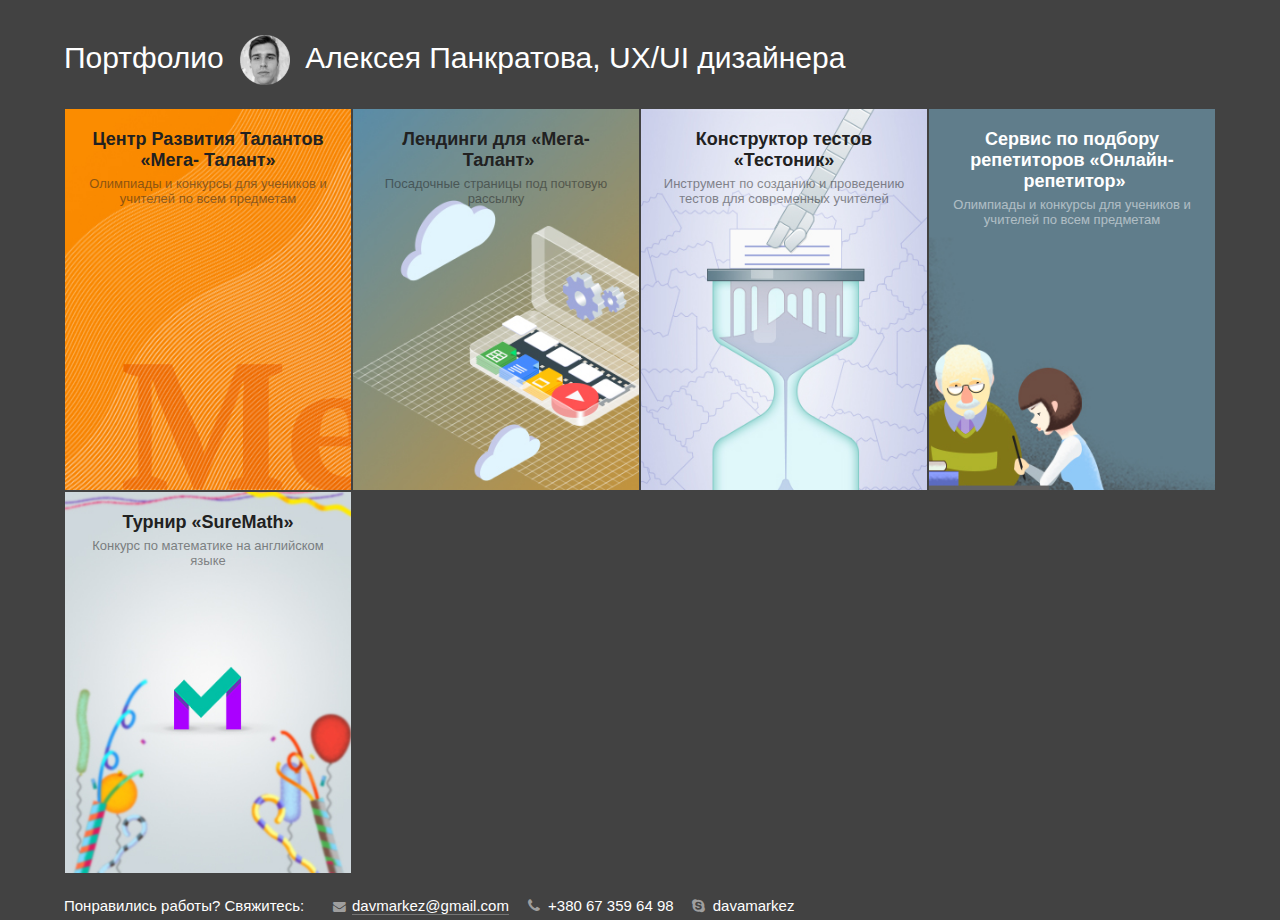
<file: index.html>
<!DOCTYPE HTML>
<html lang="ru">
  <head>
    <meta charset="utf-8">
    <title>Портфолио Панкратов Алексей</title>
    <link rel="shortcut icon" type="image/png" href="img/favicon.png">
    <link rel="stylesheet" href="main-styles.css">
    <link rel="stylesheet" href="font-awesome-4.7.0/css/font-awesome.min.css">
  </head>

  <body>
    <div class="container">
      <h1>Портфолио <img src="img/face_round.png" alt="Фейс" width="50" height="50"> Алексея Панкратова, UX/UI дизайнера</h1>
      <div class="portfolio-grid">
        <div class="item">
          <a href="mt-presentation.html"></a>
          <div class="content">
            <span class="title">Центр Развития Талантов «Мега-&nbsp;Талант»</span>
            <p class="description">Олимпиады и конкурсы для учеников
              и учителей по всем предметам</p>
            <img class="bg" src="img/mt_card_bg.jpg">
          </div>
        </div>
        <div class="item">
          <a href="mt-landings-presentation.html"></a>
          <div class="content">
            <span class="title">Лендинги для&nbsp;«Мега-&nbsp;Талант»</span>
            <p class="description">Посадочные страницы под почтовую рассылку</p>
            <img class="bg" src="img/mt_landings_card_bg.jpg">
          </div>
        </div>
        <div class="item">
          <a href="testonik-presentation.html"></a>
          <div class="content">
            <span class="title">Конструктор тестов «Тестоник»</span>
            <p class="description">Инструмент по созданию и проведению тестов
              для современных учителей</p>
            <img class="bg" src="img/testonik_card_bg.jpg">
          </div>
        </div>
        <div class="item inverted-colors">
          <a href="onre-presentation.html"></a>
          <div class="content">
            <span class="title">Сервис по&nbsp;подбору репетиторов «Онлайн-&nbsp;репетитор»</span>
            <p class="description">Олимпиады и конкурсы для учеников
              и учителей по всем предметам</p>
            <img class="bg" src="img/onre_card_bg.jpg">
          </div>
        </div>
        <div class="item">
          <a href="sm-presentation.html"></a>
          <div class="content">
            <span class="title">Турнир «SureMath»</span>
            <p class="description">Конкурс по математике на английском языке</p>
            <img class="bg" src="img/sm_card_bg.jpg">
          </div>
        </div>
      </div>

      <div class="contact-me">
        <p>Понравились работы? Свяжитесь:</p>
        <ul>
          <li><i class="fa fa-envelope fa-fw" aria-hidden="true"></i>&nbsp;<a href="mailto:davmarkez@gmail.com">davmarkez@gmail.com</a></li>
          <li><i class="fa fa-phone fa-fw" aria-hidden="true"></i>&nbsp;+380 67 359 64 98</li>
          <li><i class="fa fa-skype fa-fw" aria-hidden="true"></i>&nbsp;davamarkez</li>
        </ul>
        <a style="display: none;" href="https://docs.google.com/document/d/1EwGkKBhmqEXZbZHpRXXQrM4-pFhud2FlE6Do6SnDAdc/edit?usp=sharing" target="_blank" name="Резюме">Смотреть резюме</a>
      </div>
    </div>
  </body>
</html>
</file>
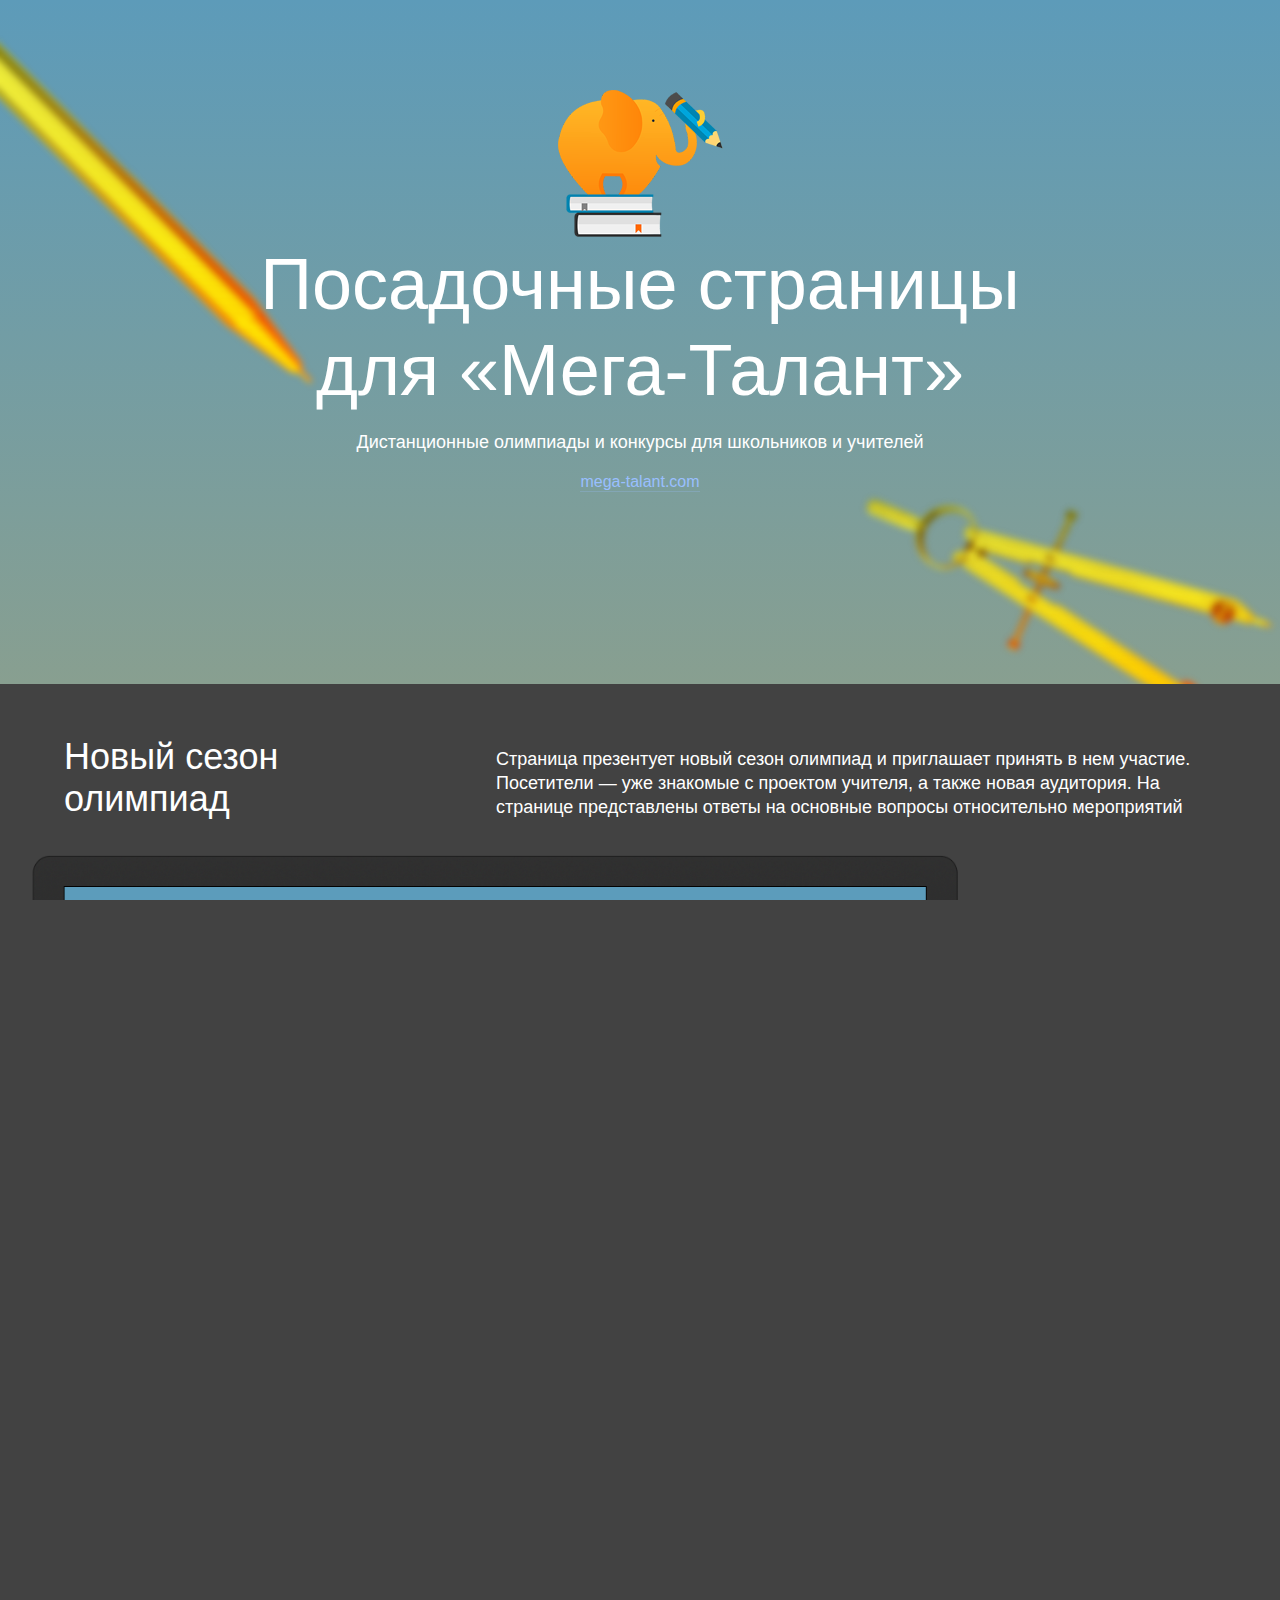
<file: mt-landings-presentation.html>
<!DOCTYPE HTML>
<html lang="ru">
  <head>
    <meta charset="utf-8">
    <title>Олимпиады для школьников «Мега-Талант»</title>
    <link rel="shortcut icon" type="image/png" href="img/favicon.png">
    <link rel="stylesheet" href="present-styles.css">
    <link rel="stylesheet" href="mt-landings-present-styles.css">
    <link rel="stylesheet" href="font-awesome-4.7.0/css/font-awesome.min.css">
  </head>

  <body>

    <div class="first-screen">
      <div class="container">
        <img class="logo" src="img/mt/mt_logo.png" alt="Логотип">
        <h1>Посадочные страницы <nobr>для «Мега-Талант»</nobr></h1>
        <p>Дистанционные олимпиады и конкурсы для школьников и учителей</p>
        <a href="https://mega-talant.com">mega-talant.com</a>
      </div>
    </div>

    <div class="landing-new-season">
      <div class="container clearfix">
        <div class="h2-with-p clearfix">
          <h2>Новый сезон олимпиад</h2>
          <p>
            Страница презентует новый сезон олимпиад и приглашает принять в нем участие.
            Посетители — уже знакомые с проектом учителя, а также новая аудитория.
            На странице представлены ответы на основные вопросы относительно мероприятий
          </p>
        </div>

        <div class="block-75-percent">
          <img class="" src="img/mt/mt_landing_ns_laptop.png" alt="Лендинг для нового сезона олимпиад">
        </div>

        <div class="block-25-percent">
          <div class="remark-1">
            <p class="small">
              Боковое меню с целевым действием двигается вместе с пользователем
              на протяжении всей страницы
            </p>
            <img src="img/mt/mt_landing_remark_1.png" alt="Скользящее боковое меню">
          </div>
          <div class="remark-2">
            <p class="small">
              Блок с наградами в отличии от остальной страницы на темном фоне,
              благодаря чему фон не отвлекает пользователя от контента. Оформление
              бокового меню также меняется соответственно фону
            </p>
          </div>
          <div class="remark-3">
            <p class="small">
              Предметы на фоне двигаются с эффектом паралакса, медленне чем основной
              контент, как бы находясь в разных слоях
            </p>
            <img src="img/mt/mt_landing_remark_3.png" alt="Эффект паралакса">
          </div>
        </div>
      </div>
    </div>

    <div class="landing-teachers">
      <div class="container clearfix">
        <div class="h2-with-p clearfix">
          <h2>Лендинг для школы учителей</h2>
          <p>
            Страница представляет пользователям сайта один из подпроектов
            «Мега-Талант», школу для современных педагогов.
          </p>
        </div>
        <div class="block-75-percent">
          <div class="image-with-header">
            <img class="" src="img/mt/mt_landing_teachers.jpg" alt="Лендинг для школы учителей">
          </div>
        </div>
      </div>
    </div>


    <div class="contact-me">
      <p>
        Понравилась работа? Свяжитесь:
      </p>
      <ul>
        <li><i class="fa fa-envelope fa-fw" aria-hidden="true"></i>&nbsp;<a href="mailto:davmarkez@gmail.com">davmarkez@gmail.com</a></li>
        <li><i class="fa fa-phone fa-fw" aria-hidden="true"></i>&nbsp;+380 67 359 64 98</li>
        <li><i class="fa fa-skype fa-fw" aria-hidden="true"></i>&nbsp;davamarkez</li>
      </ul>
    </div>

  </body>
</html>
</file>
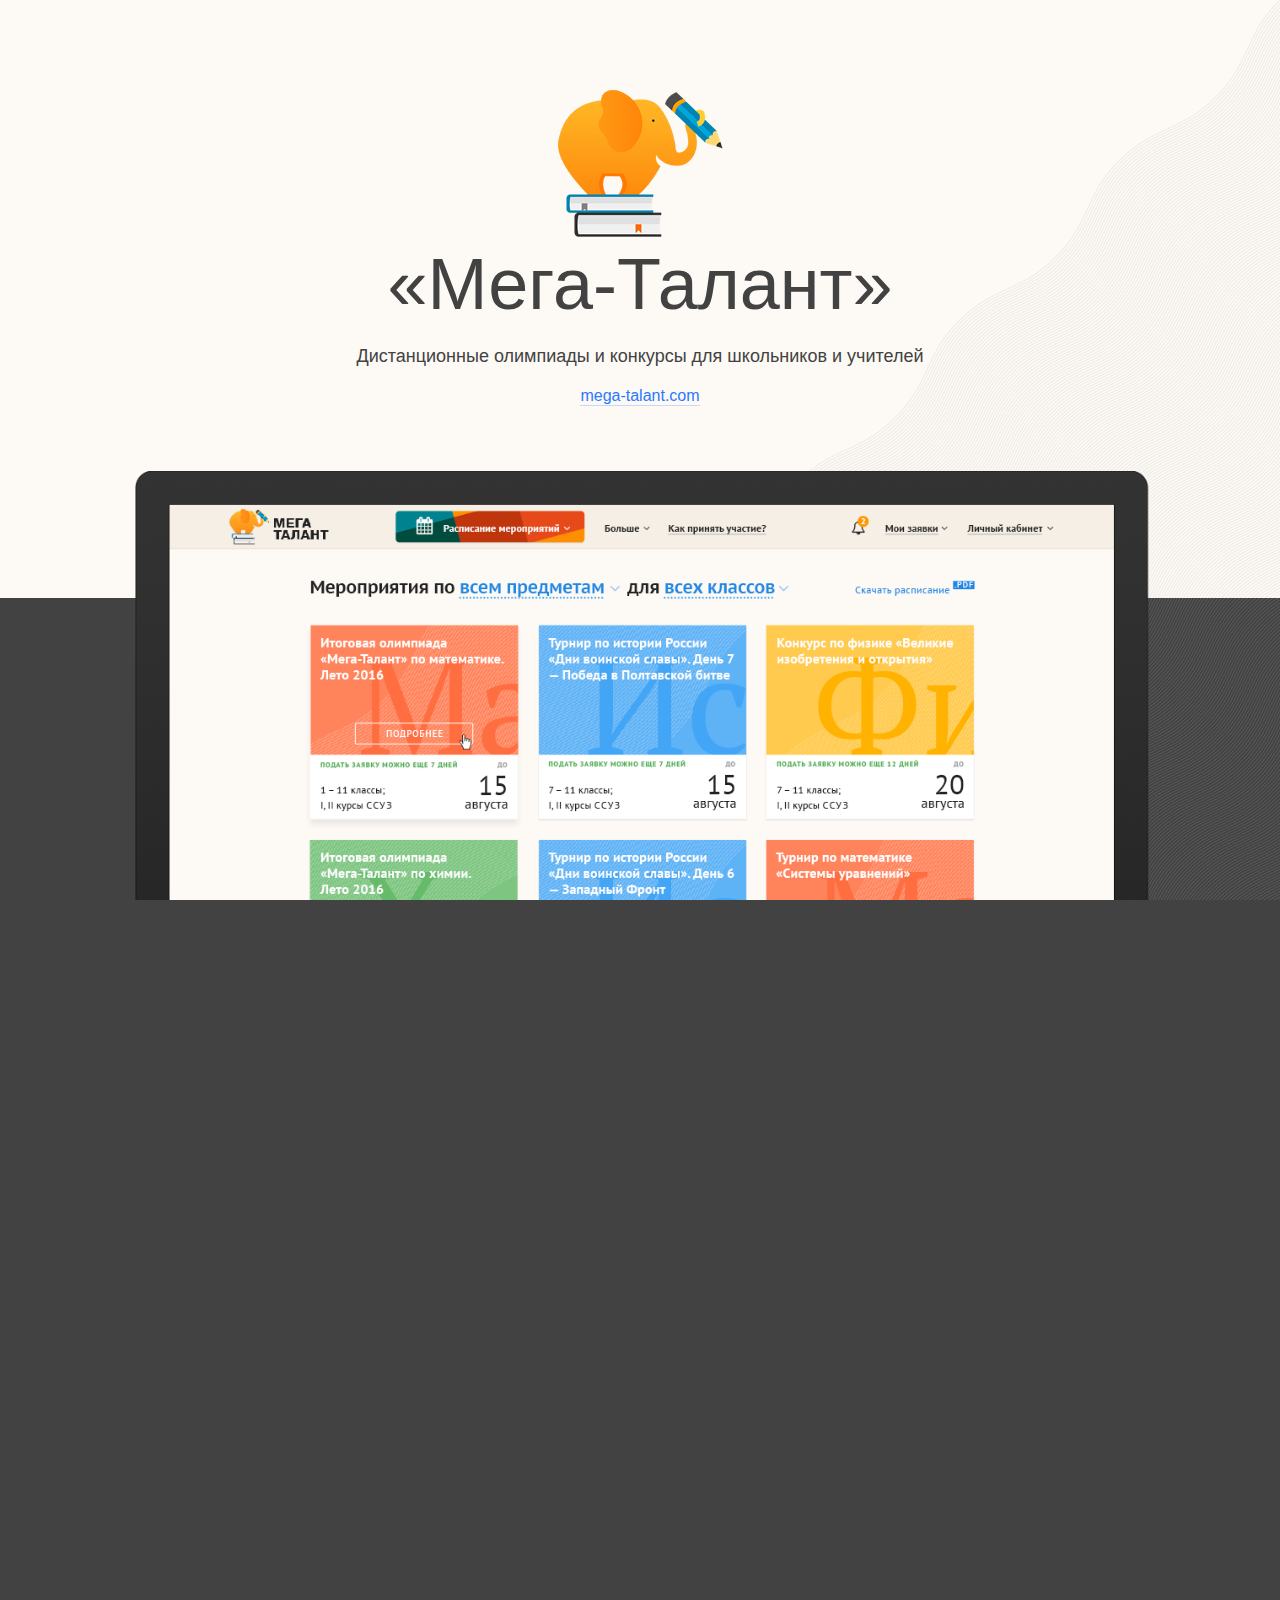
<file: mt-presentation.html>
<!DOCTYPE HTML>
<html lang="ru">
  <head>
    <meta charset="utf-8">
    <title>Посадочные страницы для «Мега-Талант»</title>
    <link rel="shortcut icon" type="image/png" href="img/favicon.png">
    <link rel="stylesheet" href="present-styles.css">
    <link rel="stylesheet" href="mt-present-styles.css">
    <link rel="stylesheet" href="font-awesome-4.7.0/css/font-awesome.min.css">
  </head>

  <body>
    <div class="mt-stripe-container">
      <div class="first-screen">
        <div class="container">
          <img class="logo" src="img/mt/mt_logo.png" alt="Логотип">
          <h1><nobr>«Мега-Талант»</nobr></h1>
          <p>Дистанционные олимпиады и конкурсы для школьников и учителей</p>
          <a href="https://mega-talant.com">mega-talant.com</a>
        </div>
      </div>

      <div class="container">

        <img class="mt-laptop-mini" src="img/mt/mt_laptop_mini.png" alt="Вид сайта на ноутбуке">

        <div class="h2-with-p clearfix">
          <h2>Главная страница</h2>
          <p>
            Целевая аудитория сайта — школьные учителя. «Мега-Талант» проводит олимпиады
            и конкурсы, которые преподаватели проводят в своих образовательных учреждениях
          </p>
        </div>
        <div class="mt-with-reviews">
          <div class="image-with-header">
            <img src="img/mt/mt_main.jpg" alt="Главная страница">
          </div>
        </div>

        <div class="h2-with-p clearfix">
          <h2>Расписание мероприятий</h2>
          <p>
            Основная страница сайта, показывается зарегистрированным пользователям
            по умолчанию. Каждое мероприятие представлено в виде карточки, содержащей
            основную информацию, а также статус мероприятия
          </p>
        </div>
        <div class="image-with-header">
          <img src="img/mt/mt_schedule.jpg" alt="Расписание мероприятий">
        </div>

        <div class="mt-schedule-dd">
          <p class="small">
            Заголовок страницы совмещен с фильтром мероприятий по предметам и классам
          </p>
          <img class="full-width" src="img/mt/mt_header_dd.png" alt="Фильтр мероприятий">
        </div>

        <div class="mt-card-explain">
          <img src="img/mt/mt_card_explain.png" alt="Карточка мероприятия">
          <p class="small">
            Цвет карточки соответствует цвету предмета, по которому проходит
            мероприятие. Также на фоне присутствуют первые две буквы названия предмета
          </p>
        </div>

        <div class="mt-cards-compare clearfix">
          <div>
            <img src="img/mt/mt_online_card.png" alt="Карточка онлайн-мероприятия">
            <p class="small">
              Карточка онлайн-мероприятия
            </p>
          </div>
          <div>
            <img src="img/mt/mt_offline_card.png" alt="Карточка оффлайн-мероприятия">
            <p class="small">
              Обновленная карточка мероприятия
            </p>
          </div>
          <p class="small">
            Позже дизайн карточки был упрощен, а также добавились карточки онлайн-
            мероприятия с отличающимся дизайном
          </p>
        </div>

        <div class="h2-with-p clearfix">
          <h2>Положение мероприятия</h2>
          <p>
            В положении описаны подробности проведения олимпиады и преимущества
            мероприятий ЦРТ. Страница рассчитана как на старых, так
            и на новых посетителей сайта
          </p>
        </div>
        <div class="image-with-header">
          <img src="img/mt/mt_event.jpg" alt="Положение мероприятия">
        </div>

        <div class="h2-with-p clearfix">
          <h2>Личный кабинет</h2>
          <p>
            В личном кабинете собраны:
          </p>
          <ul class="list-with-dashes">
            <li>
              — рейтинг учителей, даёт возможность выигрывать призы принимая участие
              в олимпиадах,
            </li>
            <li>
              — пополнение баланса — личного счета пользователя внутри сайта,
            </li>
            <li>
              — партнерская программа для привлечения новых пользователей за вознаграждение.
            </li>
          </ul>
        </div>

        <div class="image-with-header">
          <img src="img/mt/mt_teachers_rating.jpg" alt="Рейтинг учителей">
        </div>
        <div class="image-with-header">
          <img src="img/mt/mt_balance.jpg" alt="Пополнение баланса">
        </div>
        <div class="image-with-header">
          <img src="img/mt/mt_partner_program.jpg" alt="Партнерская программа">
        </div>

        <div class="h2-with-p clearfix">
          <h2>О центре</h2>
          <p>
            Страничка знакомит посетителей с историей проекта и предоставляет
            краткую статистику об участниках
          </p>
        </div>
        <div class="image-with-header">
          <img src="img/mt/mt_about.jpg" alt="О центре">
        </div>


      </div>
    </div><!--Stripe container-->

    <div class="mt-awards">
      <div class="container clearfix">
        <div class="awards-student-1">
          <div>
            <h2>Наградные материалы</h2>
            <p>
              Каждый сезон участники получают новые наградные материалы, уникальные
              по предмету олимпиады и результату участника
            </p>
          </div>
          <div class="img-vert">
            <img src="img/mt/mt_award_1_1.png" alt="О центре">
          </div>
          <div class="img-vert">
            <img src="img/mt/mt_award_1_2.png" alt="О центре">
          </div>
          <div class="img-vert">
            <img src="img/mt/mt_award_1_3.png" alt="О центре">
          </div>
        </div>

        <div class="awards-student-2">
          <div class="img-hor">
            <img src="img/mt/mt_award_2_1.png" alt="О центре">
          </div>
          <div class="img-hor">
            <img src="img/mt/mt_award_2_2.png" alt="О центре">
          </div>
          <div class="img-hor">
            <img src="img/mt/mt_award_2_3.png" alt="О центре">
          </div>
        </div>

        <div class="awards-student-3">
          <div class="img-vert">
            <img src="img/mt/mt_award_3_1.png" alt="О центре">
          </div>
          <div class="img-vert">
            <img src="img/mt/mt_award_3_2.png" alt="О центре">
          </div>
          <div class="img-vert">
            <img src="img/mt/mt_award_3_3.png" alt="О центре">
          </div>
          <div class="img-vert">
            <img src="img/mt/mt_award_3_4.png" alt="О центре">
          </div>
        </div>

        <div class="awards-curator">
          <div class="img-hor">
            <p>Учителя-организаторы и родители также не остаются без внимания</p>
            <img src="img/mt/mt_award_4_2.png" alt="О центре">
          </div>
          <div class="img-vert">
            <img src="img/mt/mt_award_4_1.png" alt="О центре">
          </div>
          <div class="img-hor">
            <img src="img/mt/mt_award_4_3.png" alt="О центре">
          </div>
        </div>

        <div class="posters-1">
          <div>
            <h2>Рекламные материалы</h2>
            <p>
              Для анонса мероприятия в своем образовательном учреждении куратору
              предоставляются рекламные материалы
            </p>
          </div>
          <div class="img-vert">
            <img src="img/mt/mt_poster_1_1.png" alt="Плакат 1">
          </div>
          <div class="img-vert">
            <img src="img/mt/mt_poster_1_2.png" alt="Плакат 2">
          </div>
        </div>

        <div class="posters-2">
          <div class="img-vert">
            <img src="img/mt/mt_poster_2_1.png" alt="Плакат 3">
          </div>
          <div class="img-vert">
            <img src="img/mt/mt_poster_2_2.png" alt="Плакат 4">
          </div>
          <div class="img-vert">
            <img src="img/mt/mt_poster_2_3.png" alt="Плакат 5">
          </div>
          <div class="img-vert">
            <img src="img/mt/mt_poster_2_4.png" alt="Плакат 6">
          </div>
        </div>

      </div>
    </div>


    <div class="contact-me">
      <p>
        Понравилась работа? Свяжитесь:
      </p>
      <ul>
        <li><i class="fa fa-envelope fa-fw" aria-hidden="true"></i>&nbsp;<a href="mailto:davmarkez@gmail.com">davmarkez@gmail.com</a></li>
        <li><i class="fa fa-phone fa-fw" aria-hidden="true"></i>&nbsp;+380 67 359 64 98</li>
        <li><i class="fa fa-skype fa-fw" aria-hidden="true"></i>&nbsp;davamarkez</li>
      </ul>
    </div>

  </body>
</html>
</file>
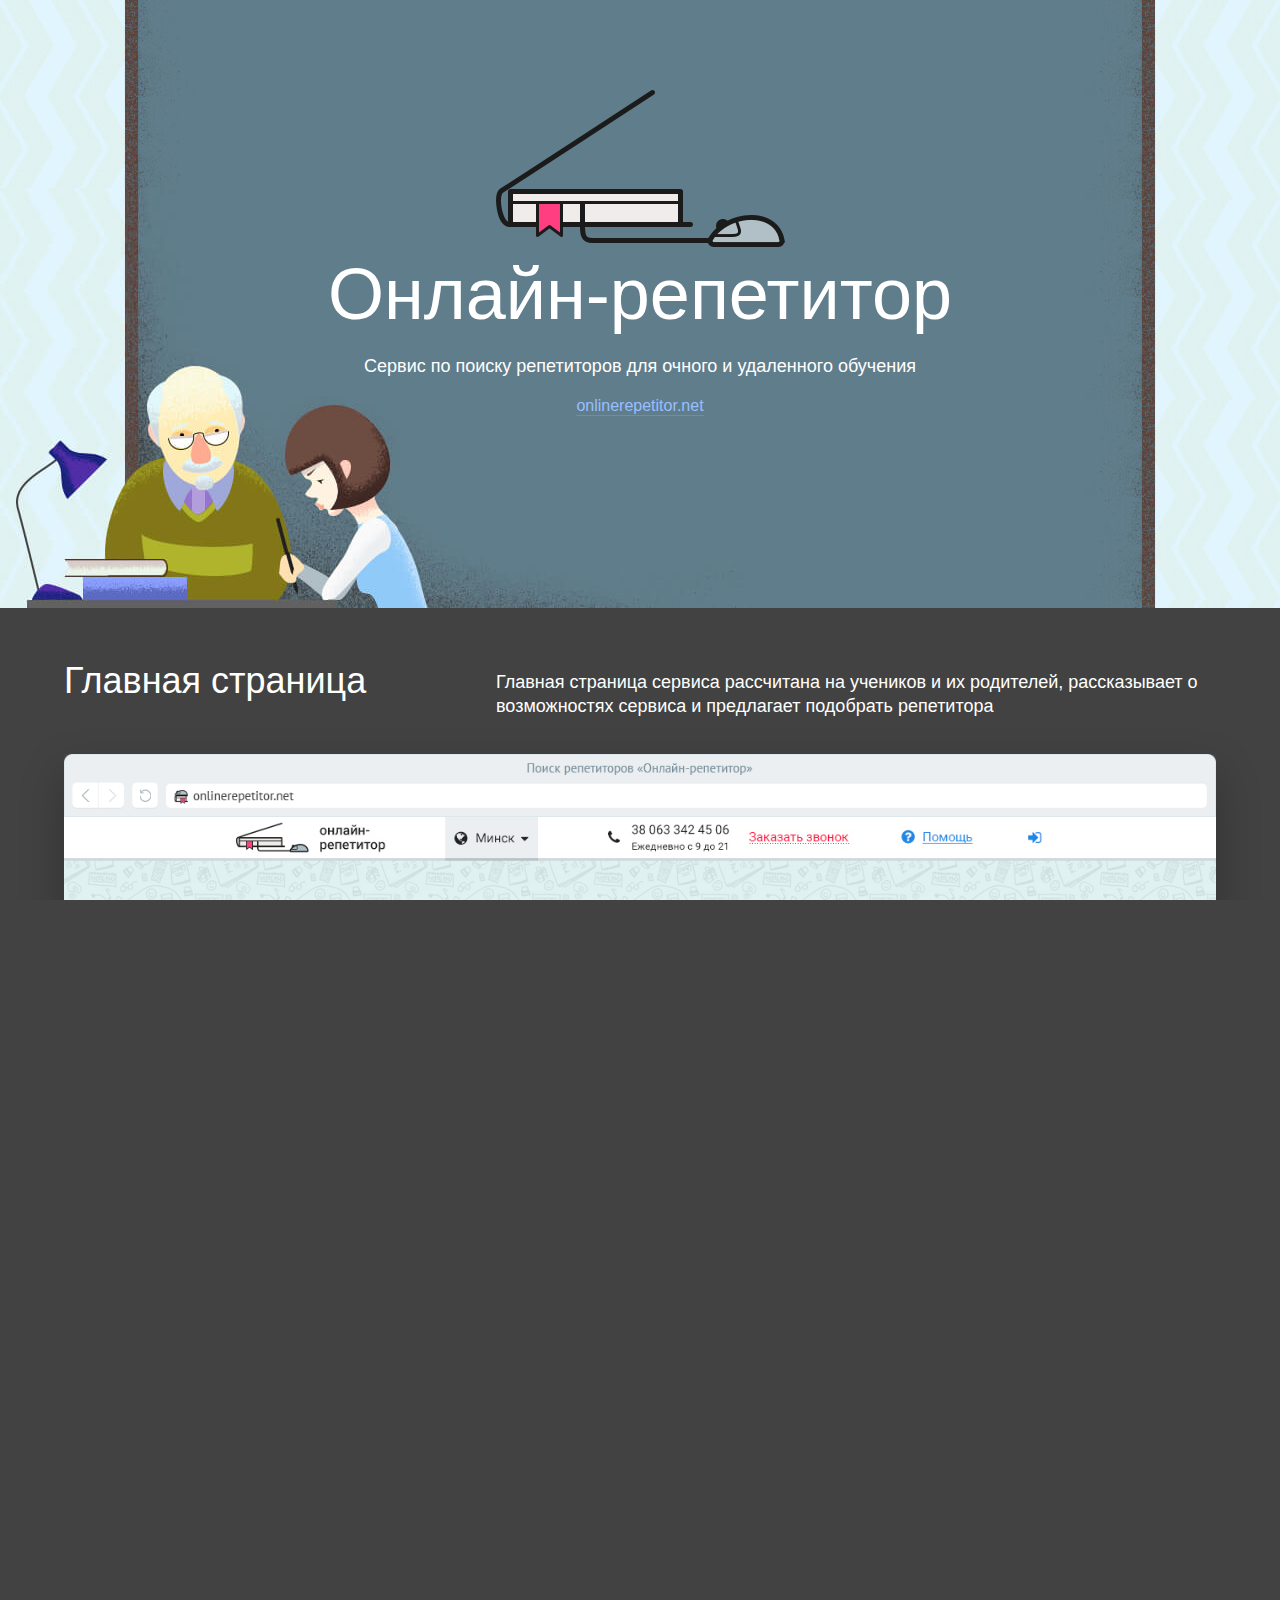
<file: onre-presentation.html>
<!DOCTYPE HTML>
<html lang="ru">
  <head>
    <meta charset="utf-8">
    <title>Каталог репетиторов «Онлайн-репетитор»</title>
    <link rel="shortcut icon" type="image/png" href="img/favicon.png">
    <link rel="stylesheet" href="present-styles.css">
    <link rel="stylesheet" href="onre-present-styles.css">
    <link rel="stylesheet" href="font-awesome-4.7.0/css/font-awesome.min.css">
  </head>

  <body>

    <div class="first-screen">
      <div class="container">
        <img class="logo" src="img/onre/onre_logo.png" alt="Логотип">
        <h1>Онлайн-репетитор</h1>
        <p>Сервис по поиску репетиторов для очного и удаленного обучения</p>
        <a href="https://onlinerepetitor.net">onlinerepetitor.net</a>
      </div>
    </div>

    <div class="container">

      <div class="h2-with-p clearfix">
        <h2>Главная страница</h2>
        <p>
          Главная страница сервиса рассчитана на учеников и их родителей,
          рассказывает о возможностях сервиса и предлагает подобрать репетитора
        </p>
      </div>
      <div class="image-with-header">
        <img src="img/onre/onre_main.jpg" alt="Главная страница">
      </div>

      <div class="h2-with-p clearfix">
        <h2>Каталог репетиторов</h2>
        <p>
          Посетитель может оставить заявку на подбор репетитора или выбрать его
          самостоятельно в каталоге
        </p>
      </div>
      <div class="image-with-header">
        <img src="img/onre/onre_catalog.jpg" alt="Каталог репетиторов">
      </div>

      <div class="onre-catalog-card-features clearfix">
        <img src="img/onre/onre_catalog_card_features.png" alt="Опции репетитора">
        <p class="small">
          В правом нижнем углу карточки в каталоге показаны опции репетитора.
          Для простоты идентификации каждая опция имеет свой цвет.
        </p>
      </div>

      <div class="onre-catalog-cart clearfix">
        <p>
          Посетитель выбирает несколько понравившихся репетиторов и связывается
          с ними одним кликом. Заявку обрабатывает сотрудник, обращаясь к каждому
          репетитору из списка
        </p>
        <img class="onre-hand-phone" src="img/onre/onre_hand_phone.png" alt="Рука с телефоном">
        <img class="add-box-shadow full-width" src="img/onre/onre_catalog_cart.png" alt="Корзина репетиторов">
      </div>

      <div class="h2-with-p clearfix">
        <h2>Профиль репетитора</h2>
        <p>
          Даёт полное представление об услугах репетитора: цене, часах работы,
          местах преподавания, а также описывает его как профессионала.
        </p>
      </div>
      <div class="image-with-header">
        <img src="img/onre/onre_teachers_profile.jpg" alt="Профиль репетитора">
      </div>

      <p class="to-right">
        При просмотре страницы репетитора навигация прилипает к верху экрана.
        Имя и фото преподавателя всегда на виду даже не на первом экране
      </p>

      <div class="image-with-header bottom-waved">
        <img src="img/onre/onre_teachers_profile_header.png" alt="Плавающее меню профиля">
      </div>

      <div class="h2-with-p clearfix">
        <h2>Регистрация новых репетиторов</h2>
        <p>
          Для привлечения новых репетиторов создана отдельная страница, которая
          вкратце рассказывает об условиях работы с сервисом и приглашает зарегистрироваться
        </p>
      </div>
      <div class="image-with-header">
        <img src="img/onre/onre_teachers_landing.jpg" alt="Лендинг для репетиторов">
      </div>

      <p class="to-right">
        ...после чего пользователя ожидает 5 увлекательных шагов регистрации
      </p>
      <div class="image-with-header">
        <img src="img/onre/onre_teachers_reg.jpg" alt="Регистрация репетитора">
      </div>

      <p class="to-right">
        Зарегистрировавшемуся репетитору предлагается ответить на несколько вопросов,
        чтобы поднять свой рейтинг. Ответы собираются на посадочных страницах
        для привлечения посетителей сайта из поисковых систем
      </p>

      <div class="image-with-header">
        <img src="img/onre/onre_article.jpg" alt="Ответы в виде статьи">
      </div>

    </div>

    <div class="onre-smm">
      <div class="container">
        <div class="h2-with-p clearfix">
          <h2>SMM материалы</h2>
          <p>
            Были созданы картинки для оформление постов различной тематики в социальных сетях
          </p>
        </div>
      </div>

      <div class="smm-columns">
        <div class="smm-col">
          <img src="img/onre/onre_smm_1.png" alt="Пост в блог">
          <img src="img/onre/onre_smm_2.png" alt="Юмор">
        </div>
        <div class="smm-col">
          <img src="img/onre/onre_smm_3.png" alt="Отзыв">
          <img src="img/onre/onre_smm_4.png" alt="Опрос">
        </div>
        <div class="smm-col">
          <img src="img/onre/onre_smm_5.png" alt="Мудрость">
          <img src="img/onre/onre_smm_6.png" alt="Обновление на сайте">
        </div>
      </div>
    </div>


    <div class="contact-me">
      <p>
        Понравилась работа? Свяжитесь:
      </p>
      <ul>
        <li><i class="fa fa-envelope fa-fw" aria-hidden="true"></i>&nbsp;<a href="mailto:davmarkez@gmail.com">davmarkez@gmail.com</a></li>
        <li><i class="fa fa-phone fa-fw" aria-hidden="true"></i>&nbsp;+380 67 359 64 98</li>
        <li><i class="fa fa-skype fa-fw" aria-hidden="true"></i>&nbsp;davamarkez</li>
      </ul>
    </div>

  </body>
</html>
</file>
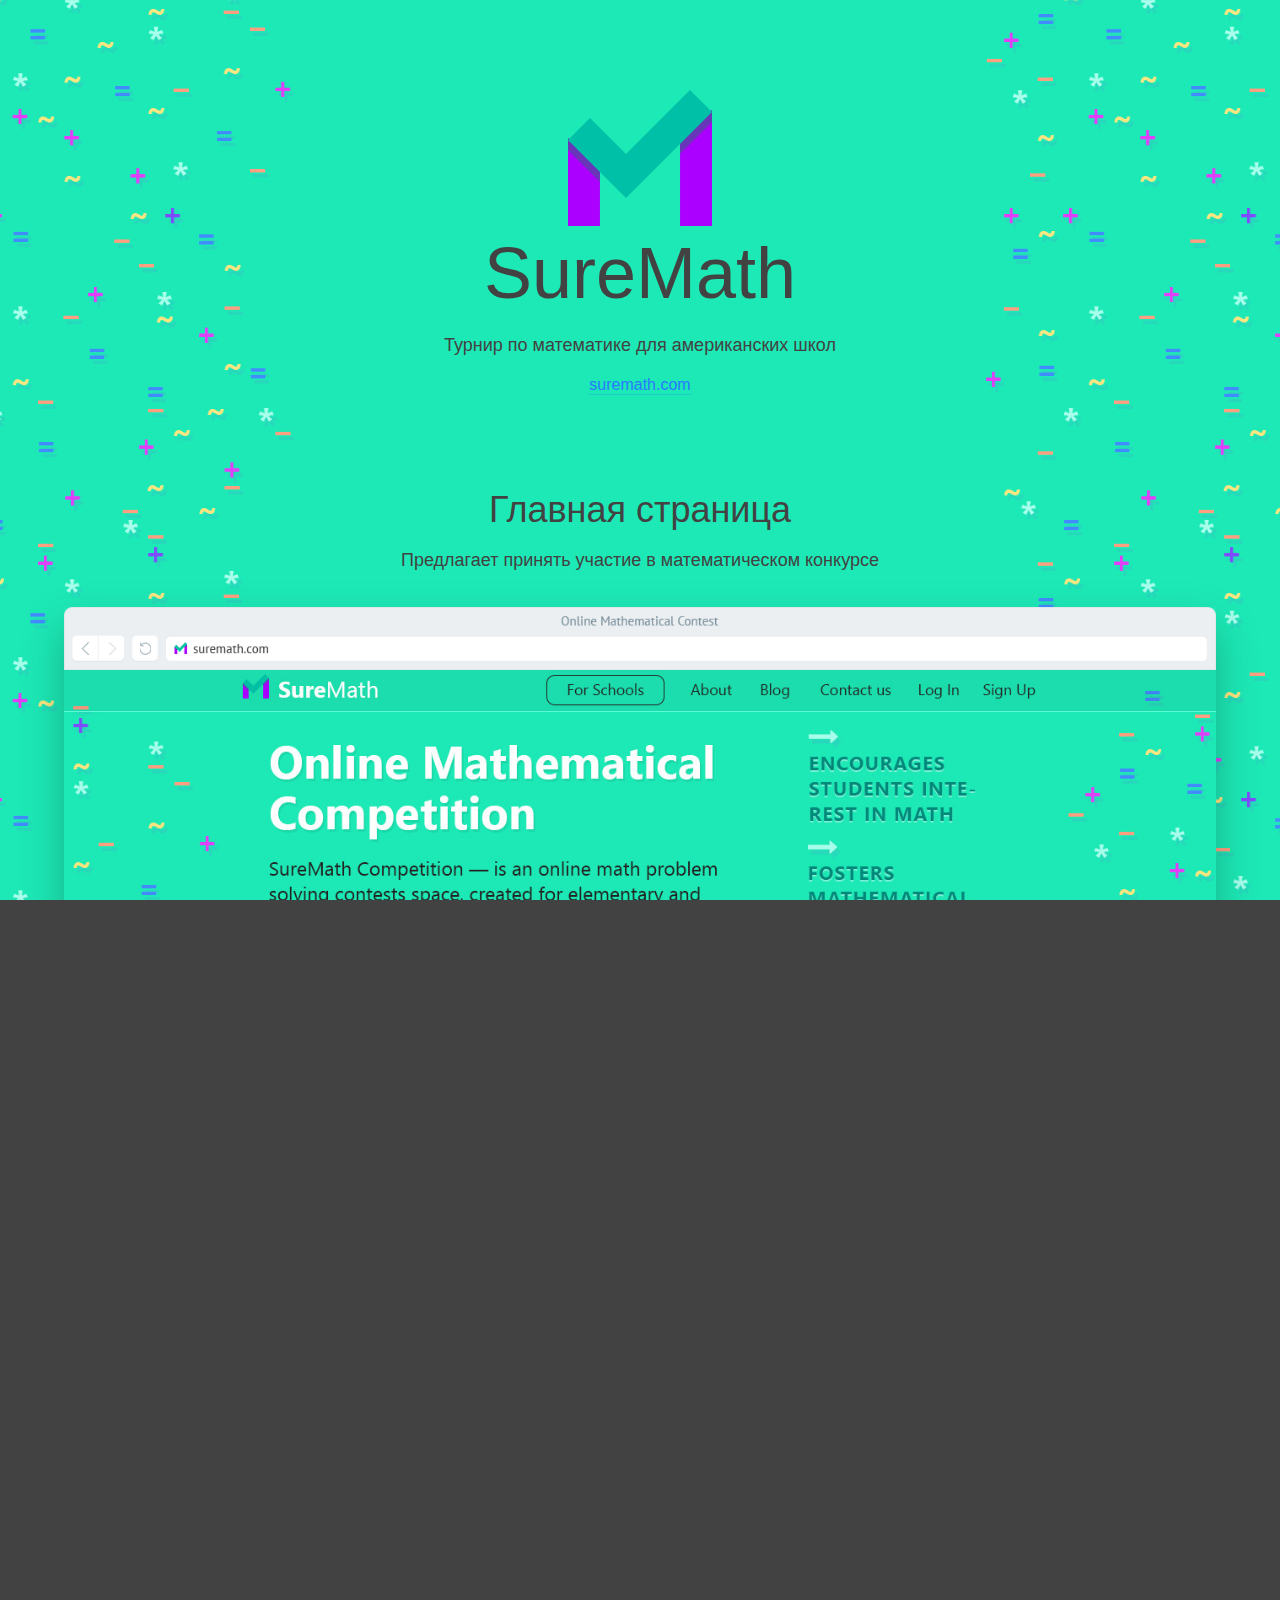
<file: sm-presentation.html>
<!DOCTYPE HTML>
<html lang="ru">
  <head>
    <meta charset="utf-8">
    <title>Математический конкурс «SureMath»</title>
    <link rel="shortcut icon" type="image/png" href="img/favicon.png">
    <link rel="stylesheet" href="present-styles.css">
    <link rel="stylesheet" href="sm-present-styles.css">
    <link rel="stylesheet" href="font-awesome-4.7.0/css/font-awesome.min.css">
  </head>

  <body>

    <div class="first-screen">
      <div class="wrapper-unskew">
        <div class="container">
          <img class="logo" src="img/sm/sm_logo.png" alt="Логотип">
          <h1>SureMath</h1>
          <p>Турнир по математике для американских школ</p>
          <a href="https://suremath.com">suremath.com</a>
        </div>
      </div>
    </div>

    <div class="container">

      <div class="sm-first-screen-invader">
        <h2>Главная страница</h2>
        <p>
          Предлагает принять участие в математическом конкурсе
        </p>
        <div class="image-with-header">
          <img src="img/sm/sm_main.jpg" alt="Главная страница">
        </div>
      </div>

      <img class="full-width" src="img/sm/sm_icons.png" alt="Иконки">

      <div class="h2-with-p clearfix">
        <h2>Управление заявкой</h2>
        <p>
          При создании заявки страница приветствует нового куратора и предлагает
          добавить новых участников
        </p>
      </div>

      <div class="image-with-header">
        <img src="img/sm/sm_manage_empty.jpg" alt="Управление заявкой">
      </div>

      <p class="sm-manage-mobile-to-left">
        После добавления новых билетов для участников страница меняет вид и
        прдлагает больше информации и контента: расписание олимпиады, материалы
        для анонса мероприятия, а также управление участниками олимпиады
      </p>
      <div class="sm-manage-mobile">
        <img src="img/sm/sm_manage_mobile.png" alt="Управление заявкой телефон">
        <div class="image-with-header">
          <img src="img/sm/sm_manage_full.jpg" alt="Управление заявкой">
        </div>
      </div>

      <div class="h2-with-p clearfix">
        <h2>Интерфейс участника</h2>
        <p>
          После добавления билета куратором, участник может приступить к олимпиаде.
          Олимпиада делится на несколько раундов, каждый из которых доступен отдельно
          для прохождения
        </p>
      </div>

      <div class="image-with-header">
        <img src="img/sm/sm_rounds.jpg" alt="Раунды для участника">
      </div>

      <p class="to-right">
        Результат ученика сразу после прохождения теста
      </p>

      <div class="sm-with-stripes">
        <div class="image-with-header">
          <img src="img/sm/sm_round_result.jpg" alt="Результат раунда">
        </div>
      </div>

      <p class="to-right">
        Финальный результат ученика в общей таблице по всем раундам
      </p>

      <div class="image-with-header">
        <img src="img/sm/sm_global_results.jpg" alt="Результаты турнира">
      </div>


      <h2>Рекламные и наградные материалы</h2>

      <div class="sm-certificates">
        <div>
          <img src="img/sm/sm_cert_1.png" alt="Сертификат 1">
        </div>
        <div>
          <img src="img/sm/sm_cert_2.png" alt="Сертификат 2">
        </div>
        <div>
          <img src="img/sm/sm_cert_3.png" alt="Сертификат 3">
        </div>
      </div>

      <p class="small">Сертификаты для участников по окончании конкурса</p>

      <div class="sm-print">
        <div>
          <img src="img/sm/sm_flyer.png" alt="Флаер">
          <p class="small">Рекламный флаер</p>
        </div>
        <div>
          <img src="img/sm/sm_poster.png" alt="Плакат">
          <p class="small">Рекламный плакат</p>
        </div>
      </div>

    </div>

    <div class="contact-me">
      <p>
        Понравилась работа? Свяжитесь:
      </p>
      <ul>
        <li><i class="fa fa-envelope fa-fw" aria-hidden="true"></i>&nbsp;<a href="mailto:davmarkez@gmail.com">davmarkez@gmail.com</a></li>
        <li><i class="fa fa-phone fa-fw" aria-hidden="true"></i>&nbsp;+380 67 359 64 98</li>
        <li><i class="fa fa-skype fa-fw" aria-hidden="true"></i>&nbsp;davamarkez</li>
      </ul>
    </div>
  </body>
</html>
</file>
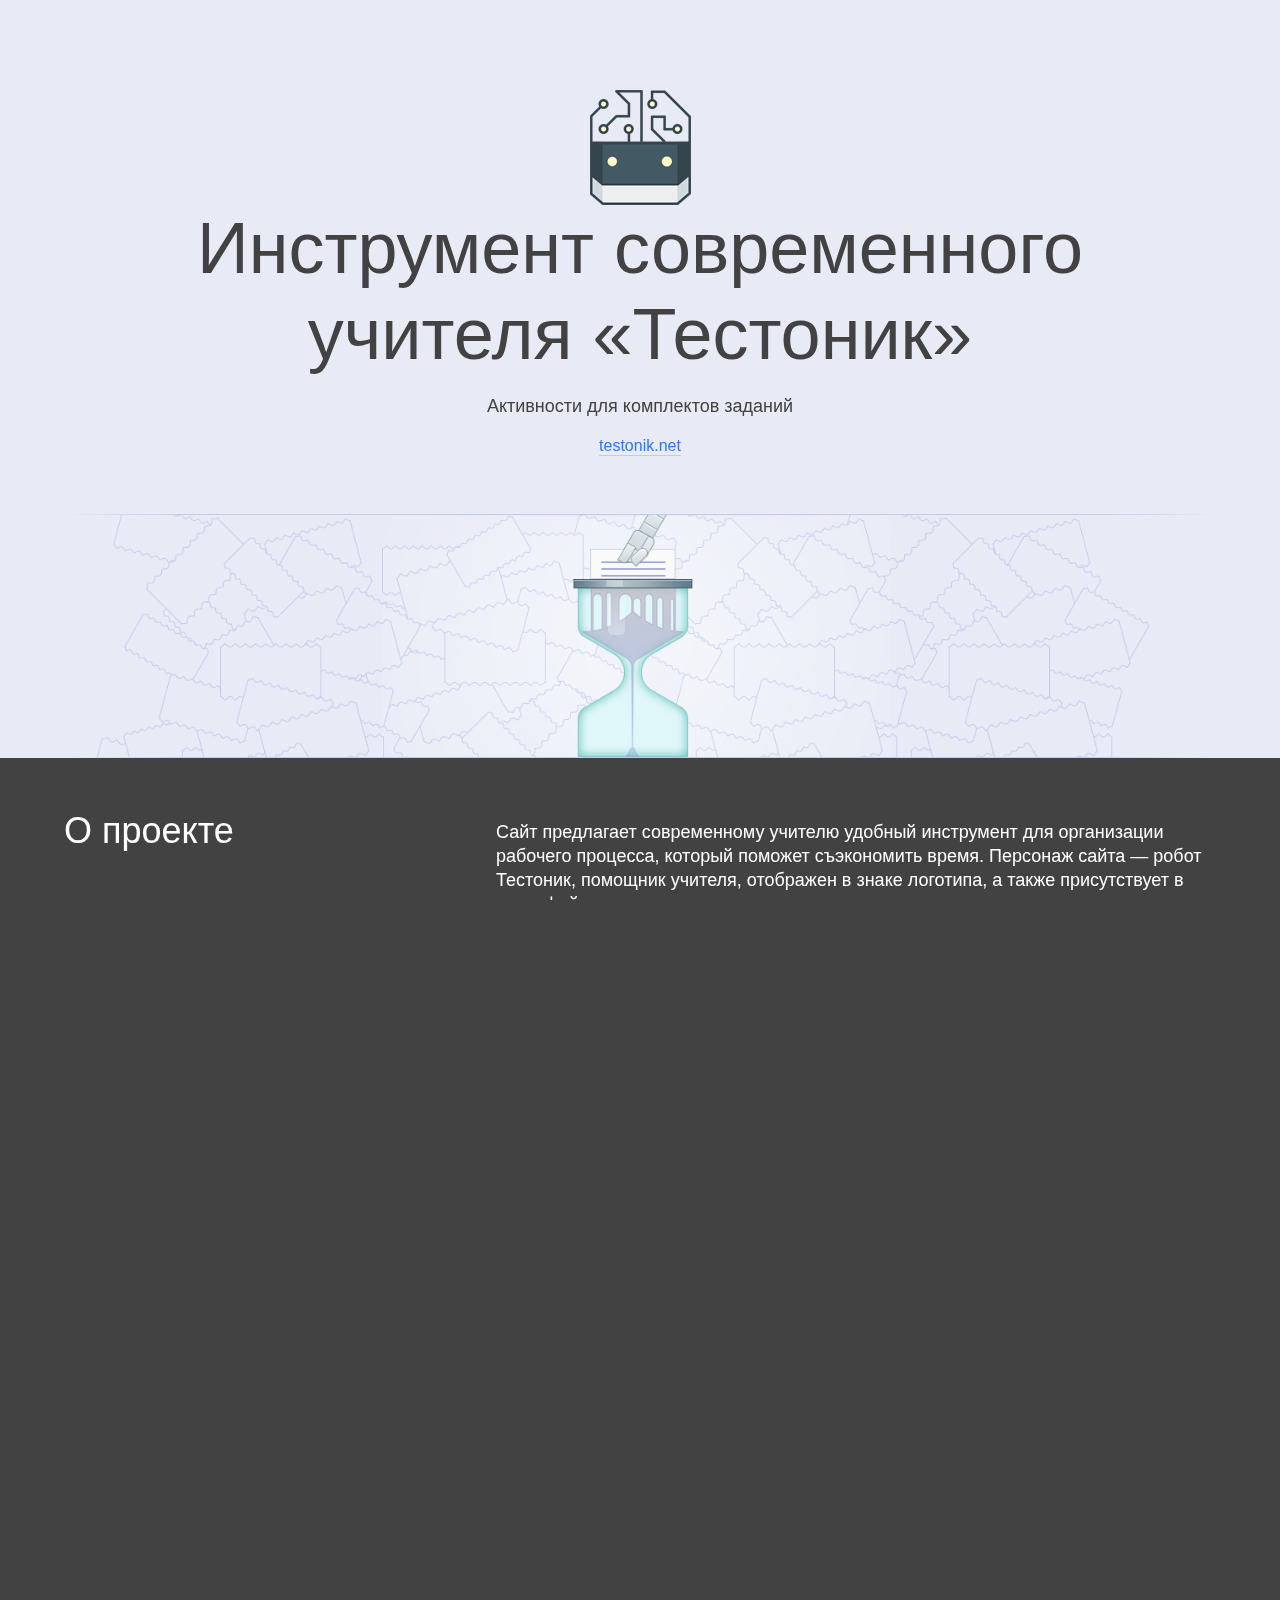
<file: testonik-presentation.html>
<!DOCTYPE HTML>
<html lang="ru">
  <head>
    <meta charset="utf-8">
    <title>Инстумент для учителей «Тестоник»</title>
    <link rel="shortcut icon" type="image/png" href="img/favicon.png">
    <link rel="stylesheet" href="present-styles.css">
    <link rel="stylesheet" href="testonik-present-styles.css">
    <link rel="stylesheet" href="font-awesome-4.7.0/css/font-awesome.min.css">
  </head>

  <body>

    <div class="first-screen">
      <div class="container">
        <img class="logo" src="img/testonik/testonik_logo.png" width="101" height="115" alt="Логотип">
        <h1>Инструмент современного учителя «Тестоник»</h1>
        <p>Активности для комплектов заданий</p>
        <a href="https://testonik.net">testonik.net</a>
      </div>
    </div>

    <div class="container">

      <div class="h2-with-p clearfix">
        <h2>О проекте</h2>
        <p>
          Сайт предлагает современному учителю удобный инструмент для организации
          рабочего процесса, который поможет съэкономить время. Персонаж сайта —
          робот Тестоник, помощник учителя, отображен в знаке логотипа, а также
          присутствует в интерфейсе
        </p>
      </div>

      <div class="icons">
        <div>
          <img src="img/testonik/testonik_icon_library.png" alt="Библиотека">
          <p class="small">База готовых заданий и комплектов</p>
        </div>
        <div>
          <img src="img/testonik/testonik_icon_download.png" alt="Загрузка">
          <p class="small">Загрузка комплектов в удобных форматах</p>
        </div>
        <div>
          <img src="img/testonik/testonik_icon_tool.png" alt="Инструмент">
          <p class="small">Инструмент для управления коллекцией материалов</p>
        </div>
        <div>
          <img src="img/testonik/testonik_icon_print.png" alt="Печать">
          <p class="small">Печать комплектов к занятию</p>
        </div>
      </div>

      <div class="h2-with-p clearfix">
        <h2>Создание комплекта</h2>
        <p>
          Пользователи сервиса могут создавать комплекты из собственных заданий
          или заданий из базы сервиса
        </p>
      </div>
      <div class="image-with-header">
        <img src="img/testonik/testonik_create_set.jpg" alt="Создание комплекта">
      </div>
      <p class="to-right">
        Фильтр поиска заданий раскрывается и позволяет искать задания по конкретному
        предмету, а также школьной программе: классу, разделу и теме
      </p>
      <img class="add-drop-shadow full-width" src="img/testonik/testonik_create_set_filter.png"
        alt="Создание комплекта, фильтр">

      <div class="activity-buttons clearfix">
        <p>
          В свежесозданном комплекте или комплектах из базы доступны 5
          активностей. Кнопка каждой отражает суть активности в виде иконки
        </p>
        <img src="img/testonik/testonik_activity_buttons.png" alt="Кнопки активностей">
      </div>


      <div class="h2-with-p activity-cards clearfix">
        <h2>Активность<br>«Карточки»</h2>
        <p>
          Активность позволяет изучить комплект в любой последовательности и
          направлении. Каждое задание представлено в виде карточки, перевернув
          которую можно подсмотреть ответ
        </p>
      </div>
      <div class="image-with-header">
        <img src="img/testonik/testonik_cards_activity_1.jpg" alt="Активность «Карточки»">
      </div>
      <p class="to-right">
        При первом знакомстве с активностью на странице присутствует помощник
      </p>


      <div class="h2-with-p activity-time clearfix">
        <h2>Активность<br>«На время»</h2>
        <p>
          Прохождение комплекта в виде игры. У робота (игрока) есть 3 жизни — 3
          возможности ответить на задание неправильно или не успеть с ответом.
          С каждым следующим заданием время на ответ сокращается
          (отображается в виде уменьшающегося заряда батарейки сверху).
          Цель игры — ответить на наибольшее количество вопросов
        </p>
      </div>
      <div class="image-with-header">
        <img src="img/testonik/testonik_time_activity_1.jpg" alt="Активность «На время»">
      </div>
    </div>

    <div class="animations">
      <div class="container">
        <div class="left-col">
          <div class="in-game">
            <img src="img/testonik/testonik_anim_face_game.gif" alt="Анимация во время игры">
            <p class="small">Анимация во время игры</p>
          </div>
          <div class="after-death">
            <img src="img/testonik/testonik_anim_face_death.gif" alt="Анимация после смерти">
            <p class="small">Анимация после смерти робота</p>
          </div>
        </div>
        <div class="new-life">
          <img src="img/testonik/testonik_anim_next_life.gif" alt="Анимация обновления жизни">
          <p class="small">Анимация обновления жизни</p>
        </div>
      </div>
    </div>

    <div class="container">
      <p class="to-right">
        Когда игрок даёт неправильный ответ или не успевает ответить, робот умирает.
        Игроку предлагается исправить ошибку и продолжить игру
      </p>
      <div class="image-with-header bottom-waved">
        <img src="img/testonik/testonik_time_activity_2.png" alt="Активность «На время»">
      </div>
      <div class="activity-time-results clearfix">
        <p>Перед началом игрока встречает небольшое пояснение и текущий
          рекорд. После — результат и рекорды других участников
        </p>
        <img class="add-drop-shadow" src="img/testonik/testonik_time_activity_3.png" alt="Результат игры">
      </div>

      <div class="h2-with-p activity-test clearfix">
        <h2>Активность<br>«Тестирование»</h2>
        <p>
          Прохождение комплекта в виде теста с возможностью анализа результатов
          по завершении. Задача — набрать как можно больше количество баллов.
          Перед тестом форма сообщает ученику о его предыдущих успехах
        </p>
      </div>
      <div class="image-with-header">
        <img src="img/testonik/testonik_test_activity_1.jpg" alt="Начало теста">
      </div>
      <div class="image-with-header">
        <img src="img/testonik/testonik_test_activity_2.jpg" alt="Прохождение теста">
      </div>
      <p class="to-right">
        Результат прохождения теста с анализом ответов на каждое задание
      </p>
      <div class="image-with-header">
        <img src="img/testonik/testonik_test_activity_3_1.jpg" alt="Результат теста">
      </div>
      <img class="laptop-full-width" src="img/testonik/testonik_test_activity_3_2.png" alt="Результат теста">

      <div class="h2-with-p activity-couples clearfix">
        <h2>Активность<br>«Пары»</h2>
        <p>
          Необходимо сопоставить пары вопрос-ответ. Пары генерируются из заданий,
          входящих в комплект
        </p>
      </div>
      <div class="image-with-header">
        <img src="img/testonik/testonik_couples_activity_1.jpg" alt="Активность «Пары»">
      </div>
      <div class="activity-couples-results clearfix">
        <img class="add-drop-shadow" src="img/testonik/testonik_activity_couples_2.png" alt="Результат игры">
        <p>
          После игры можно узнать свой результат. Перед началом можно ознакомиться
          со своим текущим рекордом
        </p>
      </div>

    </div>


    <div class="contact-me">
      <p>
        Понравилась работа? Свяжитесь:
      </p>
      <ul>
        <li><i class="fa fa-envelope fa-fw" aria-hidden="true"></i>&nbsp;<a href="mailto:davmarkez@gmail.com">davmarkez@gmail.com</a></li>
        <li><i class="fa fa-phone fa-fw" aria-hidden="true"></i>&nbsp;+380 67 359 64 98</li>
        <li><i class="fa fa-skype fa-fw" aria-hidden="true"></i>&nbsp;davamarkez</li>
      </ul>
    </div>

  </body>
</html>
</file>
<file: main-styles.css>
body {
  padding: 0;
  margin: 0;
  font-family: "Segoe UI Regular", "Helvetica Neue Light", sans-serif;
  font-size: 15px;
  color: #fff;
  background: #424242;
}

.container {
  padding-left: 5%;
  padding-right: 5%;
}

h1 {
  font-weight: normal;
  margin: 3% 0 2% 0;
}

h1 img {
  vertical-align: middle;
  padding: 0 0.25em;
}

.portfolio-grid {
  font-size: 0;
}

.portfolio-grid .item {
  position: relative;
  display: inline-block;
  box-sizing: border-box;
  width: 100%;
  border: 1px solid #424242;

}

@media (min-width: 500px) {
  .portfolio-grid .item {
    width: 50%;
  }
}

@media (min-width: 700px) {
  .portfolio-grid .item {
    width: 33.3%;
  }
}

@media (min-width: 1000px) {
  .portfolio-grid .item {
    width: 25%;
  }
}

@media (min-width: 1300px) {
  .portfolio-grid .item {
    width: 20%;
  }
}

@media (min-width: 1600px) {
  .portfolio-grid .item {
    width: 16.6%;
  }
}

.portfolio-grid .item::before {
  content: '';
  display: block;
  padding-top: 133.3%;
}

.portfolio-grid .item .content {
  position: absolute;
  top: 0;
  bottom: 0;
  left: 0;
  right: 0;
  padding: 7%;
  color: #212121;
  text-align: center;
}

.portfolio-grid .item.inverted-colors .content {
  color: #fff;
}

.portfolio-grid .item .bg {
  position: absolute;
  top: 0;
  left: 0;
  width: 100%;
  height: auto;
  z-index: -1;
}

.portfolio-grid .item .title {
  font-size: 18px;
  font-weight: bolder;
}

.portfolio-grid .item .description {
  margin: 0;
  margin-top: 5px;
  font-size: 13px;
  opacity: 0.5;
}

.portfolio-grid .item a {
  position: absolute;
  top: 0;
  bottom: 0;
  left: 0;
  right: 0;
  z-index: 1;
}

.portfolio-grid .item a:hover {
  background-color: rgba(0, 0, 0, 0.1);
}

.portfolio-grid .item.inverted-colors a:hover {
  background-color: rgba(255, 255, 255, 0.1);
}

/* Contacts */

.contact-me {
  width: 100%;
  margin-top: 2%;
}

.contact-me p {
  display: inline-block;
  margin: 0;
  margin-right: 2%;
  margin-bottom: 0.5%;
}

.contact-me p img {
  vertical-align: middle;
  padding: 0 0.5em;
}

.contact-me i {
  color: #9e9e9e;
}

.contact-me ul li:first-of-type i {
  font-size: 85%;
}

.contact-me ul {
  display: inline;
  padding: 0;
  margin: 0;
  margin-right: 2%;
  list-style: none;
}

.contact-me li {
  display: inline-block;
  margin-right: 1%;
  margin-bottom: 0.5%;
}

.contact-me a {
  color: #fff;
  text-decoration: none;
  border-bottom: 1px solid #757575;
}

.contact-me > a {
  display: inline-block;
}
</file>
<file: present-styles.css>
html, body {
  height: 100%;
  width: 100%;
  overflow-x: hidden;
}

body {
  padding: 0;
  margin: 0;
  font-family: "Segoe UI Light", "Helvetica Neue Light", sans-serif;
  color: #fff;
  background: #424242;
}

.clearfix::after {
  content: '';
  display: table;
  clear: both;
}

.container {
  max-width: 1366px;
  width: 90%;
  margin: 0 auto;
}

a {
  text-decoration: none;
  color: #2979ff;
}

h1 {
  margin: 0;
  font-weight: normal;
  font-size: 40px;
  line-height: 1.2;
}

h2 {
  font-weight: normal;
  font-size: 20px;
}

p {
  font-size: 10px;
  line-height: 1.33;
}

li {
  font-size: 10px;
}

p.small {
  font-size: 7.5px;
}

@media (min-width: 500px) {
  h1 {
    font-size: 48px;
  }

  h2 {
    font-size: 24px;
  }

  p {
    font-size: 12px;
  }

  li {
    font-size: 12px;
  }

  p.small {
    font-size: 9px;
  }
}

@media (min-width: 700px) {
  h1 {
    font-size: 56px;
  }

  h2 {
    font-size: 28px;
  }

  p {
    font-size: 14px;
  }

  li {
    font-size: 14px;
  }

  p.small {
    font-size: 10.5px;
  }
}

@media (min-width: 1000px) {
  h1 {
    font-size: 64px;
  }

  h2 {
    font-size: 32px;
  }

  p {
    font-size: 16px;
  }

  li {
    font-size: 16px;
  }

  p.small {
    font-size: 12px;
  }
}

@media (min-width: 1200px) {
  h1 {
    font-size: 72px;
  }

  h2 {
    font-size: 36px;
  }

  p {
    font-size: 18px;
  }

  li {
    font-size: 18px;
  }

  p.small {
    font-size: 13.5px;
  }
}

@media (min-width: 1400px) {
  h1 {
    font-size: 80px;
  }

  h2 {
    font-size: 40px;
  }

  p {
    font-size: 20px;
  }

  li {
    font-size: 20px;
  }

  p.small {
    font-size: 15px;
  }
}



/* First screen */

.first-screen .container {
  text-align: center;
  padding-top: 7%;
  padding-bottom: 15%;
}

.first-screen a {
  display: inline-block;
  border-bottom: 1px solid rgba(41, 121, 255, 0.25);
}


/* H2 and p inline block */

div.h2-with-p {
  margin-top: 5.5%;
  margin-bottom: 3%;
}

div.h2-with-p h2 {
  float: left;
  width: 32.5%;
  padding-right: 5%;
  margin: 0;
  margin-top: -1%;
}

div.h2-with-p p {
  float: left;
  width: 62.5%;
  margin: 0;
}

/* Image with browser header*/

div.image-with-header {
  position: relative;
  padding-top: 5.4%; /*Height of header 75px / max-width of content 1366px = 5.5%*/
  margin-top: 3%;
  margin-bottom: 4.4%;
  box-shadow: 0 20px 40px rgba(0, 0, 0, 0.25);
}

div.image-with-header.bottom-waved {
  box-shadow: none;
  filter: drop-shadow(0 20px 40px rgba(0, 0, 0, 0.25));
}

div.image-with-header::before {
  position: absolute;
  content: '';
  top: 0;
  left: 0;
  right: 0;
  padding-top: 5.6%; /*Height of header 75px / max-width of content 1366px = 5.5%*/
  background-repeat: no-repeat;
  background-size: 100%;
}

div.image-with-header img,
img.full-width {
  display: block;
  width: 100%;
  height: auto;
}

img.add-box-shadow {
  box-shadow: 0 20px 40px rgba(0, 0, 0, 0.25);
}

img.add-drop-shadow {
  filter: drop-shadow(0 20px 40px rgba(0, 0, 0, 0.25));
}

p.to-right {
  width: 62.5%;
  padding-left: 37.5%;
  margin-top: 4.4%;
  margin-bottom: 4.4%;
}

ul.list-with-dashes {
  list-style: none;
  margin-left: 0;
  padding-left: 1.2em;
  text-indent: -1.2em;
  font-size: inherit;
}

/* Contacts */

.contact-me {
  background: #ffe082;
  color: #424242;
  width: 100%;
  padding: 2% 0;
  margin-top: 4.4%;
  text-align: center;
}

.contact-me p {
  display: inline-block;
  color: #424242;
  margin: 0;
  margin-right: 1%;
}

.contact-me i {
  color: #ffa000;
}

.contact-me ul li:first-of-type i {
  font-size: 85%;
}

.contact-me ul {
  display: inline-block;
  padding: 0;
  margin: 0;
  list-style: none;
  white-space: nowrap;
}

.contact-me li {
  display: inline-block;
  margin-right: 1%;
}

.contact-me li a {
  display: inline-block;
  color: #424242;
  border-bottom: 1px solid rgba(66, 66, 66, 0.25);
}
</file>
<file: mt-landings-present-styles.css>
/* First screen */

.first-screen {
  background-color: #779da1;
  background-image:
    url('img/mt/mt_first_scr_bg_1.png'),
    url('img/mt/mt_first_scr_bg_2.png'),
    linear-gradient(to bottom, #5d9bb9, #889f90);
  background-repeat: no-repeat;
  background-size: 25%, 33%, auto;
  background-position:
    left 10%,
    right 110%;
}

.first-screen .logo {
  width: 18.12%;
  height: auto;
  max-width: 165px;
}

.first-screen a {
  color: #99bfff;
  border-bottom: 1px solid rgba(153, 191, 255, 0.25);
}

/* Content */

.block-75-percent {
  float: left;
  width: 75%;
}

.block-75-percent img {
  width: 100%;
}

.landing-new-season .block-75-percent img {
  width: 130%;
  margin-left: -15%;
}

.landing-teachers {
  position: relative;
}

.landing-teachers::before {
  position: absolute;
  top: 5%;
  left: 0;
  content: '';
  width: 100%;
  height: 0;
  padding-top: 50%;
  background: url('img/mt/mt-landing-teachers-bg.png') no-repeat;
  background-position: right top;
  background-origin: padding-box;
  background-size: contain;
}

div.image-with-header::before {
  background-image: url('img/mt/mt_browser_head.png');
}

/* Side remarks */

.block-25-percent {
  position: relative;
  float: left;
  width: 25%;
}

.block-25-percent div {
  position: absolute;
  margin-left: 10%;
}

.block-25-percent p {
  margin-top: 0;
}

.block-25-percent img {
  width: 100%;
}

.block-25-percent div.remark-1 {
  margin-top: 239%;
}

.block-25-percent div.remark-2 {
  margin-top: 545%;
}

.block-25-percent div.remark-3 {
  margin-top: 761%;
}
</file>
<file: mt-present-styles.css>
/* First screen */

.first-screen {
  color: #424242;
  background-color: #fdfaf5;
  background-image: url('img/mt/mt_pattern.png');
  background-repeat: no-repeat;
  background-position: left top;
  background-size: 100%;
  width: 100%;
}

.first-screen .logo {
  width: 18.12%;
  height: auto;
  max-width: 165px;
}

.mt-stripe-container {
  background-image: url('img/mt/mt_pattern.png');
  background-repeat: no-repeat;
  background-position: left top;
  background-size: 100%;
}


/* Content */

img.mt-laptop-mini {
  display: block;
  max-width: 1460px;
  width: 106.9%;
  margin-top: -11%;
  margin-left: -3.22%;
}

div.image-with-header::before {
  background-image: url('img/mt/mt_browser_head.png');
}

div.mt-with-reviews {
  width: 100%;
  position: relative;
}

div.mt-with-reviews::before,
div.mt-with-reviews::after {
  content: '';
  position: absolute;
  top: 0;
  max-width: 680px;
  width: 49.8%;
  height: 100%;
  margin-top: 142.2%;
  z-index: 1;
  background-repeat: no-repeat;
  background-size: contain;
}

div.mt-with-reviews::before {
  right: 72.84%;
  background-image: url('img/mt/mt_review_left.png');
  background-position: right top;
}

div.mt-with-reviews::after {
  left: 72.84%;
  background-image: url('img/mt/mt_review_right.png');
  background-position: left top;
}

.mt-schedule-dd {
  width: 100%;
  position: relative;
}

.mt-schedule-dd p {
  position: absolute;
  left: 0;
  top: 0;
  margin-top: 35%;
  width: 25%;
}

.mt-schedule-dd img {
  width: 104.9%;
  max-width: 1433px;
  margin-left: -2.5%;
}

.mt-card-explain img {
  width: 118.9%;
  max-width: 1624px;
  margin-left: -5.2%;
}

.mt-card-explain p,
.mt-cards-compare > p {
  width: 26.4%;
  margin-left: 23.86%;
}

.mt-cards-compare div {
  float: right;
  width: 22.1%;
}

.mt-cards-compare div:last-of-type {
  margin-right: 3.2%;
}

.mt-cards-compare div img {
  max-width: 302px;
  width: 100%;
}

ul.list-with-dashes {
  float: right;
  width: 62.5%;
  margin: 0;
}

.mt-awards {
  padding-top: 4.4%;
  padding-bottom: 4.4%;
  color: #424242;
  background: #bdbdbd;
}

.mt-awards div[class^="awards-"],
.mt-awards div[class^="posters-"] {
  display: flex;
  flex-direction: row;
  width: 100%;
  margin-bottom: 4.4%;
}

.mt-awards div[class^="awards-"] div,
.mt-awards div[class^="posters-"] div {
  margin-right: 1%;
}

.mt-awards div[class^="awards-"] div:last-of-type,
.mt-awards div[class^="posters-"] div:last-of-type {
  margin-right: 0;
}

.mt-awards div.awards-student-1,
.mt-awards div.awards-student-3,
.mt-awards div.posters-1,
.mt-awards div.posters-2 {
  justify-content: flex-end;
}

.mt-awards div.awards-student-2,
.mt-awards div.awards-curator {
  justify-content: flex-start;
}

.mt-awards div[class^="awards-"] .img-vert {
  flex-basis: 22%;
}

.mt-awards div[class^="awards-"] .img-hor {
  flex-basis: 31%;
}

.mt-awards div.posters-1 .img-vert {
  flex-basis: 31.11%;
}

.mt-awards div.posters-2 .img-vert {
  flex-basis: 24.15%;
}

.mt-awards img {
  width: 100%;
  box-shadow: 0 20px 40px rgba(0, 0, 0, 0.15);
}

.mt-awards div.awards-student-1 div,
.mt-awards div.posters-1 div {
  flex-shrink: 0;
}

.mt-awards div.awards-student-1 div:first-of-type,
.mt-awards div.posters-1 div:first-of-type {
  flex-shrink: 1;
  padding-right: 3%;
}

.mt-awards div.awards-student-1 h2,
.mt-awards div.posters-1 h2 {
  margin: 0;
  margin-top: -3%;
}

.mt-awards div.awards-curator div:first-of-type {
  display: flex;
  flex-direction: column;
  justify-content: space-between;
}

.mt-awards div.awards-curator p {
  margin-top: -2%;
}

.mt-awards div.posters-1 {
  margin-top: 10%;
}

.contact-me {
  margin-top: 0;
}
</file>
<file: onre-present-styles.css>
/* First screen */

.first-screen {
  background:
    url('img/onre/onre_fs_pattern_flipped.jpg') repeat-y,
    url('img/onre/onre_fs_bg.jpg') no-repeat,
    url('img/onre/onre_fs_pattern.jpg') repeat-y;
  background-position: right top, left bottom, left top;

  background-color: #607d8b;
}

.first-screen a {
  color: #99bfff;
  border-bottom: 1px solid rgba(153, 191, 255, 0.25);
}

.first-screen .logo {
  width: 31.74%;
  height: auto;
  max-width: 289px;
}

div.image-with-header::before {
  background-image: url('img/onre/onre_browser_head.png');
}

.onre-catalog-card-features img {
  position: relative;
  left: 6.8%;
  width: 62%;
}

.onre-catalog-card-features p {
  float: right;
  width: 32%;
  margin: 0;
  padding-top: 16.5%;
}

.onre-catalog-cart {
  position: relative;
  margin-top: 10%;
  margin-bottom: 6.6%;
}

.onre-catalog-cart p {
  width: 62.5%;
  margin: 0;
  margin-bottom: 2.2%;
}

.onre-catalog-cart img.onre-hand-phone {
  position: absolute;
  width: 68%;
  top: -10%;
  left: 66%;
}

.onre-smm {
  background: #edeef0;
  color: #424242;
  border-top: 1px solid transparent;
  padding-bottom: 4.4%;
}

.onre-smm .smm-columns {
  display: flex;
  justify-content: space-around;
  align-items: flex-start;
  padding: 0 1%;
}

.onre-smm .smm-col {
  display: flex;
  flex-direction: column;
  justify-content: flex-start;
  margin: 0 1%;
}

.onre-smm img {
  width: 100%;
  max-width: 556px;
  margin-bottom: 1%;
}

.contact-me {
  margin-top: 0;
}
</file>
<file: sm-present-styles.css>
/* First screen */

.first-screen {
  margin-top: -5%;
  color: #424242;
  background-color: #1de9b6;
  transform: skewY(-5deg);
  overflow: hidden;
}

.first-screen .wrapper-unskew {
  position: relative;
  transform: skewY(5deg);
}

.first-screen .wrapper-unskew::before,
.first-screen .wrapper-unskew::after {
  content: '';
  position: absolute;
  max-width: 453px;
  width: 30%;
  height: 100%;
  z-index: 1;
  background-image: url('img/sm/sm_first_screen_pattern.png');
  background-repeat: repeat-y;
  background-size: contain;
}

.first-screen .wrapper-unskew::before {
  top: 0;
  left: -7%;
  background-position: left top;
}

.first-screen .wrapper-unskew::after {
  top: 0;
  right: -7%;
  background-position: right top;
}

.first-screen .container {
  padding-top: 12%;
  padding-bottom: 50%;
}

.first-screen .logo {
  width: 15.81%;
  height: auto;
  max-width: 144px;
}

/* Content */

div.image-with-header::before {
  background-image: url('img/sm/sm_browser_head.png');
}

.sm-first-screen-invader {
  position: relative;
  color: #424242;
  margin-top: -50%;
  text-align: center;
}

.sm-first-screen-invader h2 {
  margin-bottom: 0;
}

img[src="img/sm/sm_icons.png"] {
  max-width: 1153px;
  margin: 0 auto;
}

.sm-manage-mobile {
  position: relative;
}

.sm-manage-mobile > img {
  position: absolute;
  top: 0;
  right: 0;
  width: 41.9%;
  margin-top: -36.8%;
  z-index: 1;
}

p.sm-manage-mobile-to-left {
  width: 57.5%;
  margin-top: 30%;
  margin-bottom: 4.4%;
}

div.sm-with-stripes {
  width: 100%;
  position: relative;
}

div.sm-with-stripes::before,
div.sm-with-stripes::after {
  content: '';
  position: absolute;
  max-width: 872px;
  width: 63.8%;
  height: 100%;
  z-index: 1;
  background-repeat: no-repeat;
  background-size: contain;
}

div.sm-with-stripes::before {
  top: 0;
  right: 56.4%;
  margin-top: 20.1%;
  background-image: url('img/sm/sm_left_stripe.png');
  background-position: right top;
}

div.sm-with-stripes::after {
  top: 0;
  left: 56.4%;
  margin-top: 16.8%;
  background-image: url('img/sm/sm_right_stripe.png');
  background-position: left top;
}

.sm-certificates,
.sm-print {
  display: flex;
  flex-direction: row;
  width: 100%;
}

.sm-certificates {
  justify-content: space-between;
}

.sm-print {
  margin-top: 4.4%;
}

.sm-certificates img,
.sm-print img {
  width: 100%;
}

.sm-certificates div,
.sm-print div:first-of-type {
  flex-basis: 30.75%;
}

.sm-print div:last-of-type {
  flex-basis: 43.56%;
  margin-left: 3.88%;
}
</file>
<file: testonik-present-styles.css>
/* First screen */

.first-screen {
  color: #424242;
  background: #e8eaf6;
  height: auto;
}

.first-screen .container {
  position: relative;
  height: 100%;
  padding-bottom: 0;
  display: flex;
  flex-direction: column;
  justify-content: flex-end;
  align-items: center;
}

.first-screen .container::after {
  width: 100%;
  max-width: 1365px;
  margin-top: 5%;
  padding-top: 21%;
  z-index: 0;
  content: '';
  background: url('img/testonik/testonik_first_screen_bg.png') no-repeat;
  background-position: center;
  background-size: contain;
  background-origin: padding-box;
  border: 1px solid transparent;
  border-image:
    linear-gradient(90deg, #e8eaf6, #c5cae9 10%, #c5cae9 90%, #e8eaf6);
  border-image-slice: 1;
}

.first-screen .logo {
  width: 14.78%;
  height: auto;
  max-width: 101px;
}

/* Content */

div.image-with-header::before {
  background-image: url('img/testonik/testonik_browser_head.png');
}


/* Icons */

.icons {
  display: flex;
  flex-direction: row;
  width: 100%;
  margin-top: 7%;
  align-items: baseline;
}

.icons div {
  flex: 1;
}

.icons img {
  display: block;
  margin: 0 auto;
}

.icons div:nth-child(1) img {
  width: 38.7%;
  max-width: 132px;
}

.icons div:nth-child(2) img {
  width: 41%;
  max-width: 140px;
}

.icons div:nth-child(3) img {
  width: 35.1%;
  max-width: 120px;
}

.icons div:nth-child(4) img {
  width: 42.4%;
  max-width: 144px;
}

.icons p {
  width: 80%;
  margin: 7% auto;
  text-align: center;
}


div.activity-buttons {
  margin-top: 8%;
  margin-bottom: 4.4%;
}

div.activity-buttons p {
  float: left;
  width: 21.5%;
  padding-top: 9%;
  margin: 0;
}

div.activity-buttons img {
  float: left;
  width: 78.5%;
}

/* Activity icons */

div[class^="h2-with-p activity-"] {
  position: relative;
  margin-top: 20%;
}

div[class^="h2-with-p activity-"]::before {
  position: absolute;
  top: 0;
  left: 0;
  content: '';
  width: 100%;
  height: 0;
  background-repeat: no-repeat;
  background-position: 12% 0;
  background-origin: padding-box;
  background-size: contain;
  z-index: -1;
}

div.activity-cards::before {
  background-image: url('img/testonik/testonik_cards_activity_icon.png');
  padding-top: 29.7%;
  margin-top: -16%;
}

div.activity-time::before {
  background-image: url('img/testonik/testonik_time_activity_icon.png');
  padding-top: 29.5%;
  margin-top: -13%;
}

div.activity-test::before {
  background-image: url('img/testonik/testonik_test_activity_icon.png');
  padding-top: 42.4%;
  margin-top: -16%;
  background-position: 0 0;
}

div.activity-couples::before {
  background-image: url('img/testonik/testonik_couples_activity_icon.png');
  padding-top: 22.3%;
  margin-top: -13%;
}


/* Animations */

.animations {
  background-color: #fff;
  color: #424242;
}

.animations .container {
  display: flex;
  flex-direction: row;
}

.animations .new-life {
  flex: 62.5;
  position: relative;
}

.animations .left-col {
  flex: 37.5%;
  display: flex;
  flex-direction: column;
}

.animations .in-game,
.animations .after-death {
  flex-basis: 50%;
  display: flex;
  flex-direction: column;
  justify-content: center;
  align-items: center;
}

.animations .in-game img,
.animations .after-death img {
  width: 15%;
  max-width: 60px;
}

.animations .new-life img {
  width: 100%;
}

.animations p {
  text-align: center;
  padding-left: 10%;
  padding-right: 10%;
}

.animations .new-life p {
  position: absolute;
  top: 50%;
  left: 0;
  right: 0;
}

/* Content */

.activity-time-results p {
  float: left;
  width: 37.5%;
  margin-top: 6%;
}

.activity-time-results img {
  float: left;
  width: 62.5%;
}

.activity-couples-results p {
  float: left;
  width: 37.5%;
  margin-top: 25%;
}

.activity-couples-results img {
  float: left;
  width: 62.5%;
}

img.laptop-full-width {
  position: relative;
  display: block;
  width: 130.5%;
  margin-left: -15.2%;
  margin-top: -4.6%;
}
</file>
